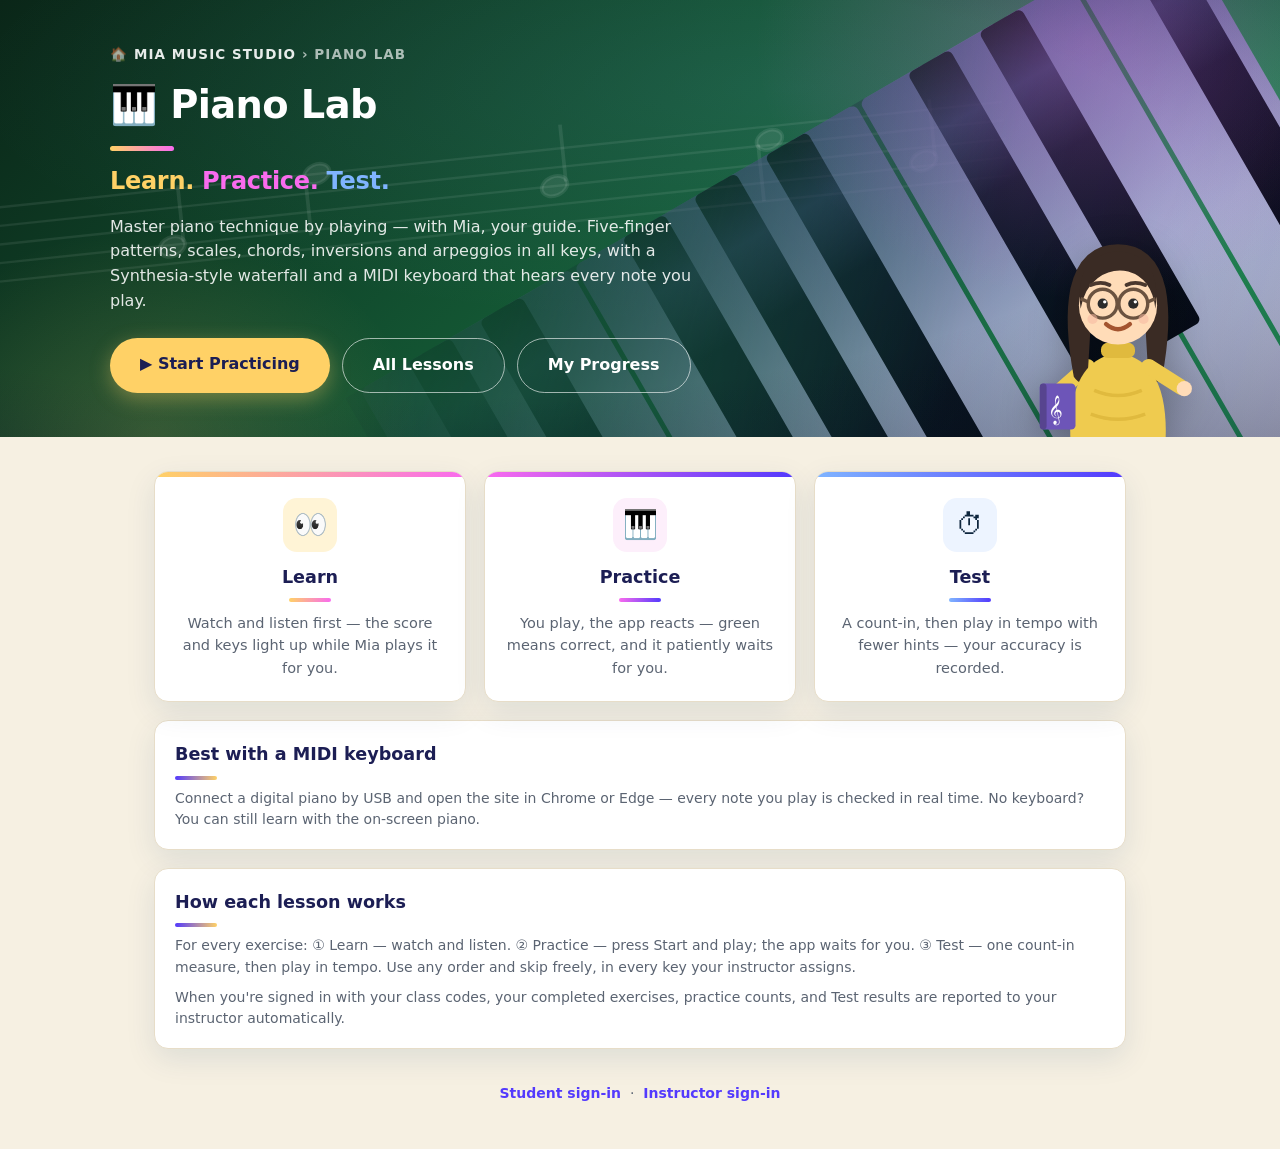
<file: index.html>
<!DOCTYPE html>
<html lang="en">
<head>
<meta charset="UTF-8">
<meta name="viewport" content="width=device-width, initial-scale=1.0">
<title>Piano Lab</title>
<script>
/* old links & LMS routes point at index.html?lesson=… — forward them to the app */
if(/[?&]lesson=/.test(location.search)) location.replace("app.html"+location.search);
</script>
<style>
:root{
  --primary:#533afd; --brand-dark:#1c1e54; --ink:#0d253d; --muted:#5b6472;
  --bg:#f6f0e2; --card:#fff; --hairline:#e7ddc8;
  --gold:#ffd166; --pink:#f96bee;
  --shadow-2:0 10px 30px rgba(0,55,112,.10);
}
*{box-sizing:border-box;margin:0;padding:0}
body{font-family:Inter,"Segoe UI",system-ui,sans-serif;background:var(--bg);color:var(--ink);line-height:1.55}
a{text-decoration:none;color:inherit}

.hero{color:#fff;text-align:left;position:relative;overflow:hidden;
  display:flex;flex-direction:column;justify-content:center;min-height:36vh;padding:44px 16px;
  /* Piano Lab identity: GREEN hero (matches the hub card color) */
  background:linear-gradient(135deg,#0a2618 0%,#155e38 55%,#27ae60 100%)}
.hero::before{content:"";position:absolute;inset:0;z-index:0;pointer-events:none;
  background:url("data:image/svg+xml;utf8,<svg xmlns='http://www.w3.org/2000/svg' width='900' height='260' viewBox='0 0 900 260' preserveAspectRatio='xMaxYMid slice'><defs><radialGradient id='glow' cx='0.68' cy='0.2' r='0.55'><stop offset='0' stop-color='%237fb4ff' stop-opacity='0.10'/><stop offset='1' stop-color='%237fb4ff' stop-opacity='0'/></radialGradient><radialGradient id='vig' cx='0.42' cy='0.4' r='0.85'><stop offset='0.6' stop-color='%23070926' stop-opacity='0'/><stop offset='1' stop-color='%23070926' stop-opacity='0.38'/></radialGradient><linearGradient id='wk' x1='0' y1='0' x2='0' y2='1'><stop offset='0' stop-color='%23767cbe'/><stop offset='0.45' stop-color='%23c3c8ef'/><stop offset='1' stop-color='%23f0f2ff'/></linearGradient><linearGradient id='bk' x1='0' y1='0' x2='0' y2='1'><stop offset='0' stop-color='%2305060f'/><stop offset='0.18' stop-color='%23343a68'/><stop offset='0.4' stop-color='%230b0d24'/><stop offset='1' stop-color='%2305060f'/></linearGradient><linearGradient id='amb' x1='0' y1='0' x2='1' y2='1'><stop offset='0' stop-color='%230a0c2e' stop-opacity='0.6'/><stop offset='0.55' stop-color='%230a0c2e' stop-opacity='0.15'/><stop offset='1' stop-color='%230a0c2e' stop-opacity='0'/></linearGradient><linearGradient id='fadeG' x1='0' y1='0' x2='1' y2='0.6'><stop offset='0' stop-color='%23000000' stop-opacity='0'/><stop offset='0.35' stop-color='%23ffffff' stop-opacity='0.3'/><stop offset='0.7' stop-color='%23ffffff' stop-opacity='0.9'/><stop offset='1' stop-color='%23ffffff'/></linearGradient><mask id='fade'><rect x='330' y='-80' width='700' height='420' fill='url(%23fadeG)'/></mask></defs><rect width='900' height='260' fill='url(%23glow)'/><g stroke='%23ffffff' stroke-opacity='0.08' stroke-width='1.4' transform='rotate(-6 400 130)'><line x1='20' y1='96' x2='740' y2='96'/><line x1='20' y1='107' x2='740' y2='107'/><line x1='20' y1='118' x2='740' y2='118'/><line x1='20' y1='129' x2='740' y2='129'/><line x1='20' y1='140' x2='740' y2='140'/></g><g fill='%23ffffff' fill-opacity='0.09' stroke='%23ffffff' stroke-opacity='0.09' stroke-width='2.2' transform='rotate(-6 400 130)'><ellipse cx='130' cy='108' rx='8' ry='5.6' transform='rotate(-18 130 108)'/><line x1='137' y1='106' x2='137' y2='72'/><ellipse cx='240' cy='130' rx='8' ry='5.6' transform='rotate(-18 240 130)'/><line x1='247' y1='128' x2='247' y2='94'/><ellipse cx='330' cy='96' rx='8' ry='5.6' transform='rotate(-18 330 96)'/><line x1='323' y1='98' x2='323' y2='132'/><ellipse cx='470' cy='118' rx='8' ry='5.6' transform='rotate(-18 470 118)'/><line x1='477' y1='116' x2='477' y2='82'/><ellipse cx='600' cy='104' rx='8' ry='5.6' transform='rotate(-18 600 104)'/><line x1='593' y1='106' x2='593' y2='140'/><ellipse cx='690' cy='126' rx='8' ry='5.6' transform='rotate(-18 690 126)'/><line x1='697' y1='124' x2='697' y2='90'/></g><g transform='rotate(-30 900 320)' mask='url(%23fade)'><rect x='470' y='-30' width='46' height='360' rx='4' fill='url(%23wk)'/><rect x='519' y='-30' width='46' height='360' rx='4' fill='url(%23wk)'/><rect x='568' y='-30' width='46' height='360' rx='4' fill='url(%23wk)'/><rect x='617' y='-30' width='46' height='360' rx='4' fill='url(%23wk)'/><rect x='666' y='-30' width='46' height='360' rx='4' fill='url(%23wk)'/><rect x='715' y='-30' width='46' height='360' rx='4' fill='url(%23wk)'/><rect x='764' y='-30' width='46' height='360' rx='4' fill='url(%23wk)'/><rect x='813' y='-30' width='46' height='360' rx='4' fill='url(%23wk)'/><rect x='862' y='-30' width='46' height='360' rx='4' fill='url(%23wk)'/><rect x='911' y='-30' width='46' height='360' rx='4' fill='url(%23wk)'/><rect x='960' y='-30' width='46' height='360' rx='4' fill='url(%23wk)'/><rect x='1009' y='-30' width='46' height='360' rx='4' fill='url(%23wk)'/><rect x='503' y='-30' width='29' height='215' rx='3.5' fill='url(%23bk)'/><rect x='552' y='-30' width='29' height='215' rx='3.5' fill='url(%23bk)'/><rect x='650' y='-30' width='29' height='215' rx='3.5' fill='url(%23bk)'/><rect x='699' y='-30' width='29' height='215' rx='3.5' fill='url(%23bk)'/><rect x='748' y='-30' width='29' height='215' rx='3.5' fill='url(%23bk)'/><rect x='846' y='-30' width='29' height='215' rx='3.5' fill='url(%23bk)'/><rect x='895' y='-30' width='29' height='215' rx='3.5' fill='url(%23bk)'/><rect x='993' y='-30' width='29' height='215' rx='3.5' fill='url(%23bk)'/><rect x='1042' y='-30' width='29' height='215' rx='3.5' fill='url(%23bk)'/><rect x='460' y='-30' width='640' height='380' fill='url(%23amb)'/></g><rect width='900' height='260' fill='url(%23vig)'/></svg>") right center/cover no-repeat}
.hero::after{content:"";position:absolute;inset:0;pointer-events:none;background:
  radial-gradient(40% 90% at 85% 10%,rgba(249,107,238,.25),transparent 65%),
  radial-gradient(35% 80% at 12% 100%,rgba(255,209,102,.16),transparent 60%)}
.hero .inner{max-width:860px;margin:0 auto;width:100%;position:relative;z-index:1}
.hero .eyebrow{font-size:13.5px;font-weight:700;letter-spacing:.08em;text-transform:uppercase;
  color:rgba(255,255,255,.65);margin-bottom:10px}
.hero h1{font-size:2rem;font-weight:800;letter-spacing:-.6px;margin-bottom:12px}
.hero h1::after{content:"";display:block;width:64px;height:5px;border-radius:3px;
  background:linear-gradient(90deg,var(--gold),var(--pink));margin:12px 0 0}
.hero p{max-width:600px;margin:0 0 24px;color:rgba(255,255,255,.88)}
.hero .btns{display:flex;gap:12px;justify-content:flex-start;flex-wrap:wrap}
.hero .btns a{display:inline-block;background:var(--gold);color:var(--brand-dark);font-weight:800;
  padding:14px 30px;border-radius:9999px;box-shadow:0 6px 20px rgba(255,209,102,.35);
  transition:transform .12s,box-shadow .2s}
.hero .btns a:hover{background:#ffc247;transform:translateY(-2px);box-shadow:0 10px 26px rgba(255,209,102,.45)}
.hero .btns a.ghost{background:transparent;color:#fff;border:1.5px solid rgba(255,255,255,.6);box-shadow:none}

main{max-width:860px;margin:0 auto;padding:16px 16px 40px}
.how{display:grid;grid-template-columns:repeat(auto-fit,minmax(200px,1fr));gap:14px;margin-top:18px}
.card{background:var(--card);border:1px solid var(--hairline);border-radius:14px;box-shadow:var(--shadow-2);
  padding:20px 20px 18px;text-align:center}
.card h2{font-size:1.1rem;font-weight:800;color:var(--brand-dark)}
.card h2::after{content:"";display:block;width:42px;height:4px;border-radius:2px;
  background:linear-gradient(90deg,var(--primary),var(--gold));margin:7px auto 0}
.card p{margin-top:10px;color:var(--muted);font-size:14px}
.wide{margin-top:16px;text-align:left}
.wide h2::after{margin-left:0}
.wide p{margin-top:8px}
footer{text-align:center;padding:4px 16px 28px;color:var(--muted);font-size:14px}
footer a{color:var(--primary);font-weight:600}
@media(max-width:560px){ .hero h1{font-size:1.55rem} .hero{min-height:0} }

/* language selector — rides small at the end of the hero button row (moved
   there by the inline script below; same pill look as the lab pages) */
.lang-sel{font:600 13px/1.2 Inter,"Noto Sans KR","Malgun Gothic",sans-serif;color:#fff;
  background:rgba(255,255,255,.13);border:1px solid rgba(255,255,255,.35);
  border-radius:9999px;padding:6px 12px;cursor:pointer}
.lang-sel option{color:var(--ink)}
.hero .btns .lang-sel{font-size:12.5px;padding:7px 12px;margin-left:2px}

/* landing polish — shared front-door system across the three labs.
   Geometry = the HUB hero exactly (only the color changes between pages) */
.hero{min-height:max(36vh,430px);padding:44px 24px}
.hero .inner{max-width:1060px}
.hero h1{font-size:2.4rem}
.hero .tagline{font-size:1.5rem;font-weight:800;letter-spacing:-.3px;margin:10px 0 14px;color:#fff}
.hero .tagline .w1{color:var(--gold)}
.hero .tagline .w2{color:var(--pink)}
.hero .tagline .w3{color:#7fb4ff}
.mia-hero{position:absolute;right:6%;bottom:-12px;width:170px;z-index:1;
  filter:drop-shadow(0 8px 18px rgba(0,0,0,.30))}
@media(max-width:900px){.mia-hero{display:none}}
main{max-width:1020px;padding:34px 24px 8px}
.how{gap:18px;margin-top:0}
.how .card{position:relative;overflow:hidden;padding:26px 20px 22px;transition:transform .14s,box-shadow .2s}
.how .card::before{content:"";position:absolute;top:0;left:0;right:0;height:5px}
.how .card:nth-child(1)::before{background:linear-gradient(90deg,var(--gold),var(--pink))}
.how .card:nth-child(2)::before{background:linear-gradient(90deg,var(--pink),var(--primary))}
.how .card:nth-child(3)::before{background:linear-gradient(90deg,#7fb4ff,var(--primary))}
.how .card:hover{transform:translateY(-4px);box-shadow:0 18px 44px rgba(0,55,112,.16)}
.how .ico{width:54px;height:54px;border-radius:14px;margin:0 auto 12px;
  display:flex;align-items:center;justify-content:center;font-size:28px}
.how .card:nth-child(1) .ico{background:#fff4d6}
.how .card:nth-child(2) .ico{background:#fdeffb}
.how .card:nth-child(3) .ico{background:#edf4ff}
.how .card:nth-child(1) h2::after{background:linear-gradient(90deg,var(--gold),var(--pink))}
.how .card:nth-child(2) h2::after{background:linear-gradient(90deg,var(--pink),var(--primary))}
.how .card:nth-child(3) h2::after{background:linear-gradient(90deg,#7fb4ff,var(--primary))}
.how .card p{font-size:14.5px}
.wide{margin-top:18px}
footer{padding:26px 16px 44px}
/* phones: scale the desktop hero back down (keep LAST in the cascade) */
@media(max-width:640px){
  .hero{min-height:0;padding:48px 20px 56px}
  .hero h1{font-size:1.8rem}
  .hero .tagline{font-size:1.15rem}
  .hero .btns a{padding:12px 22px}
  main{padding-top:26px}
}
</style>
<link rel="icon" type="image/svg+xml" href="favicon.svg">
</head>
<body>
<div class="hero pl-header">
  <div class="inner">
    <div class="eyebrow">🏠 <a href="https://miamusicstudio.com/" style="color:rgba(255,255,255,.9);text-decoration:none" title="Mia Music Studio home">Mia Music Studio</a> › Piano Lab</div>
    <h1>🎹 Piano Lab</h1>
    <p class="tagline" data-i18n-html="landing.tagline"><span class="w1">Learn.</span> <span class="w2">Practice.</span> <span class="w3">Test.</span></p>
    <p data-i18n="landing.lead">Master piano technique by playing — with Mia, your guide. Five-finger patterns, scales, chords, inversions and arpeggios in all keys, with a Synthesia-style waterfall and a MIDI keyboard that hears every note you play.</p>
    <div class="btns">
      <a href="app.html" data-i18n="landing.start">▶ Start Practicing</a>
      <a class="ghost" href="lessons.html" data-i18n="toc.title">All Lessons</a>
      <a class="ghost" href="student.html" data-i18n="prog.myProgress">My Progress</a>
    </div>
  </div>
  <svg class="mia-hero" viewBox="10 8 100 126" aria-hidden="true"><g>
    <g><line x1="42" y1="86" x2="26" y2="100" stroke="#EFCB4F" stroke-width="9" stroke-linecap="round"/></g>
    <path d="M34 92 Q28 60 32 40 Q38 14 60 14 Q82 14 88 40 Q92 60 86 92 Q82 98 78 94 L76 60 Q74 42 60 42 Q46 42 44 60 L42 94 Q38 98 34 92 Z" fill="#3A2B24"/>
    <path d="M32 130 Q30 82 60 78 Q90 82 88 130 Z" fill="#EFCB4F"/>
    <rect x="50" y="72" width="20" height="9" rx="4" fill="#e0ba3e"/>
    <path d="M46 100 Q60 106 74 100 M44 114 Q60 120 76 114" fill="none" stroke="#e0ba3e" stroke-width="2"/>
    <g><rect x="14" y="96" width="21" height="27" rx="2.5" fill="#6D55B8"/><rect x="14" y="96" width="4" height="27" rx="2" fill="#57448f"/><text x="19" y="116" font-size="15" fill="#fff" font-family="serif">&#119070;</text></g>
    <circle cx="60" cy="50" r="23" fill="#FFDCB8"/>
    <path d="M38 52 Q34 20 60 18 Q86 20 82 52 Q80 34 66 30 Q56 28 48 34 Q40 40 38 52 Z" fill="#3A2B24"/>
    <path d="M44 38 Q50 35.5 55 38" fill="none" stroke="#4a382e" stroke-width="2.2" stroke-linecap="round"/>
    <path d="M65 38 Q70 35.5 76 38" fill="none" stroke="#4a382e" stroke-width="2.2" stroke-linecap="round"/>
    <circle cx="51" cy="49" r="3" fill="#2B2B2B"/><circle cx="69" cy="49" r="3" fill="#2B2B2B"/>
    <circle cx="52.2" cy="47.9" r="1" fill="#fff"/><circle cx="70.2" cy="47.9" r="1" fill="#fff"/>
    <circle cx="51" cy="49" r="8.5" fill="none" stroke="#6b5340" stroke-width="2"/>
    <circle cx="69" cy="49" r="8.5" fill="none" stroke="#6b5340" stroke-width="2"/>
    <line x1="59.5" y1="49" x2="60.5" y2="49" stroke="#6b5340" stroke-width="2"/>
    <line x1="42.5" y1="48" x2="38" y2="46" stroke="#6b5340" stroke-width="2"/>
    <line x1="77.5" y1="48" x2="82" y2="46" stroke="#6b5340" stroke-width="2"/>
    <circle cx="45" cy="58" r="3" fill="#f6b8a0" opacity=".55"/><circle cx="75" cy="58" r="3" fill="#f6b8a0" opacity=".55"/>
    <path d="M53 61 Q60 67 67 61" fill="none" stroke="#a3542f" stroke-width="2.6" stroke-linecap="round"/>
    <g><line x1="78" y1="86" x2="97" y2="98" stroke="#EFCB4F" stroke-width="9" stroke-linecap="round"/><circle cx="99" cy="99" r="4.5" fill="#FFDCB8"/></g>
  </g></svg>
</div>
<main>
  <div class="how">
    <div class="card"><div class="ico">👀</div><h2 data-i18n="landing.card.learn.t">Learn</h2><p data-i18n="landing.card.learn.b">Watch and listen first — the score and keys light up while Mia plays it for you.</p></div>
    <div class="card"><div class="ico">🎹</div><h2 data-i18n="landing.card.practice.t">Practice</h2><p data-i18n="landing.card.practice.b">You play, the app reacts — green means correct, and it patiently waits for you.</p></div>
    <div class="card"><div class="ico">⏱</div><h2 data-i18n="landing.card.test.t">Test</h2><p data-i18n="landing.card.test.b">A count-in, then play in tempo with fewer hints — your accuracy is recorded.</p></div>
  </div>
  <div class="card wide">
    <h2 data-i18n="landing.midi.t">Best with a MIDI keyboard</h2>
    <p data-i18n="landing.midi.b">Connect a digital piano by USB and open the site in Chrome or Edge — every note you play is checked in real time. No keyboard? You can still learn with the on-screen piano.</p>
  </div>
  <div class="card wide">
    <h2 data-i18n="landing.how.t">How each lesson works</h2>
    <p data-i18n="landing.how.b">For every exercise: ① Learn — watch and listen. ② Practice — press Start and play; the app waits for you. ③ Test — one count-in measure, then play in tempo. Use any order and skip freely, in every key your instructor assigns.</p>
    <p style="margin-top:8px" data-i18n="landing.how.note">When you're signed in with your class codes, your completed exercises, practice counts, and Test results are reported to your instructor automatically.</p>
  </div>
</main>
<footer>
  <a href="student.html" data-i18n="footer.student">Student sign-in</a> &nbsp;·&nbsp;
  <a href="teacher.html" data-i18n="footer.teacher">Instructor sign-in</a>
</footer>
<script src="locales/en.js?v=072"></script>
<script src="locales/es.js?v=072"></script>
<script src="js/i18n.js?v=072"></script>
<script>
document.documentElement.lang=PLI18N.lang();
PLI18N.apply();
/* mount the language selector, then tuck it into the hero button row */
PLI18N.mountSwitcher();
(function(){
  var s=document.getElementById("langSel"), b=document.querySelector(".hero .btns");
  if(s&&b) b.appendChild(s);
})();
</script>
</body>
</html>
</file>
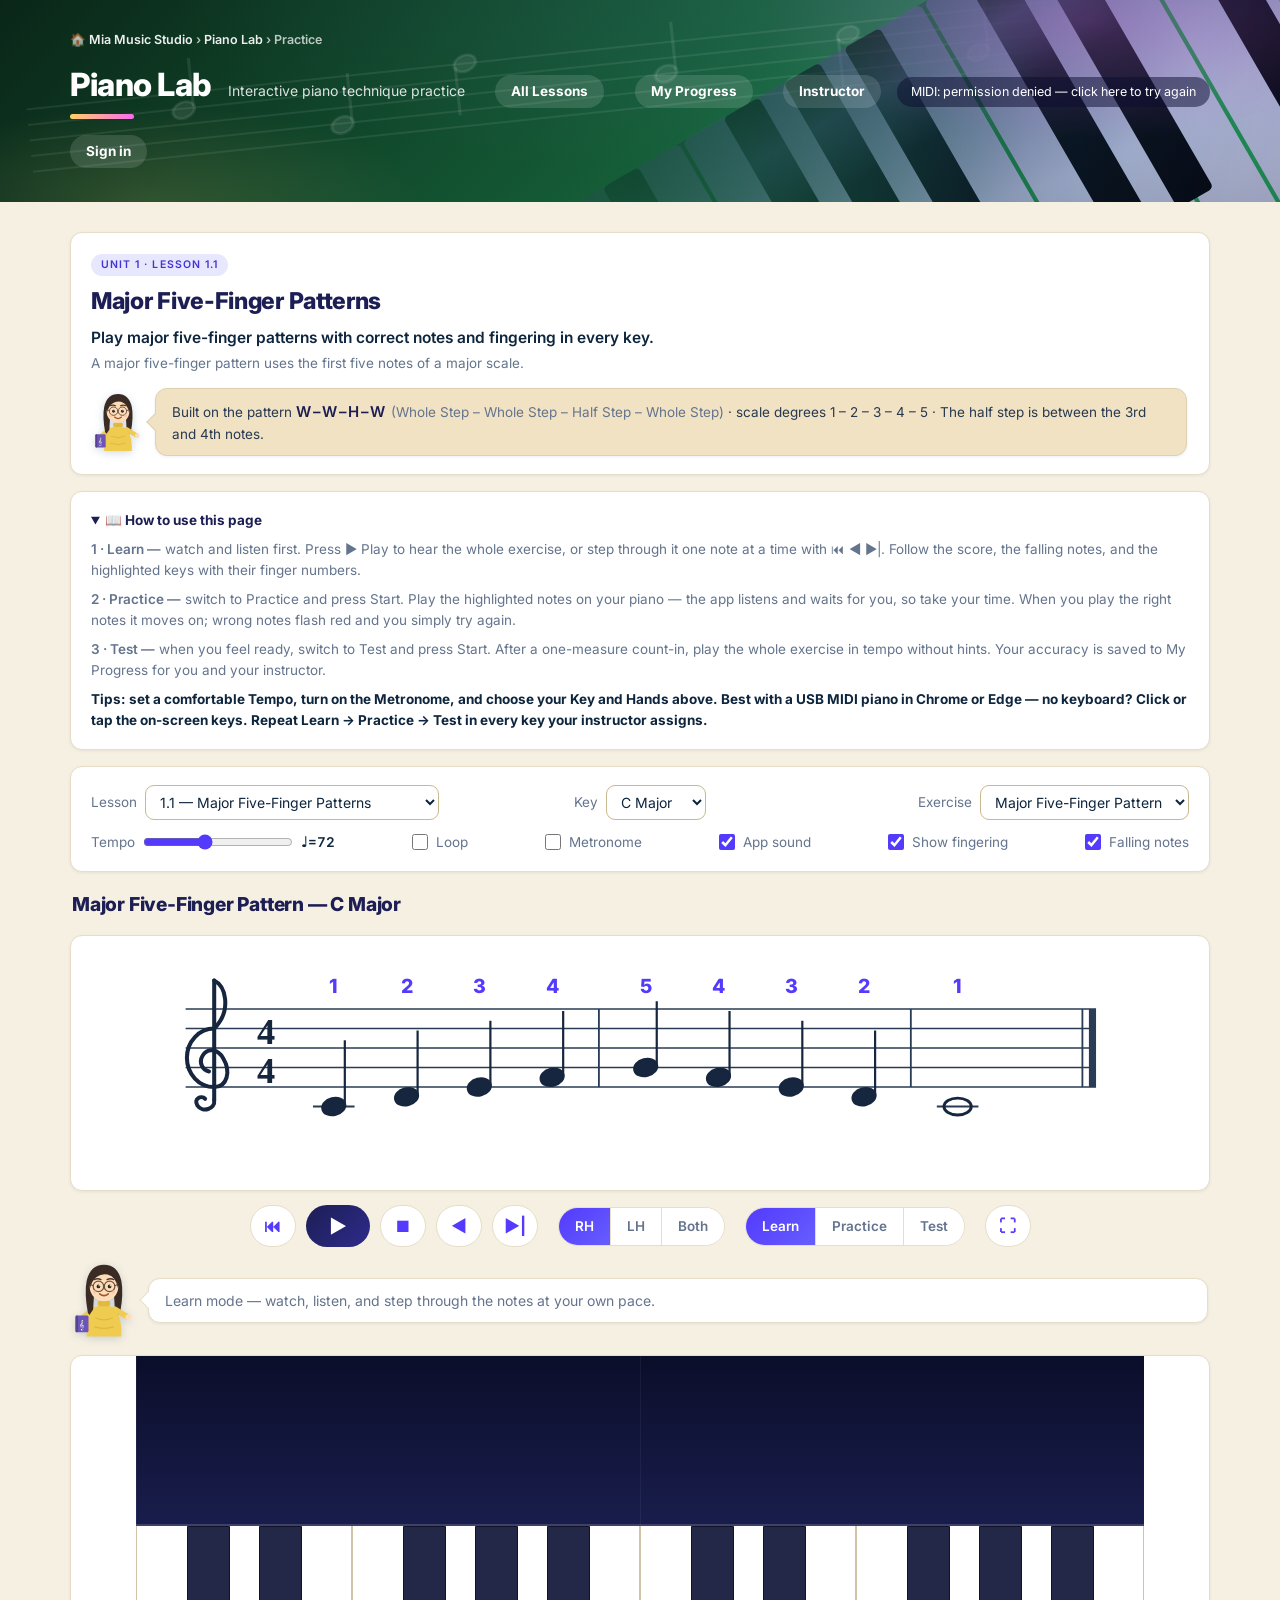
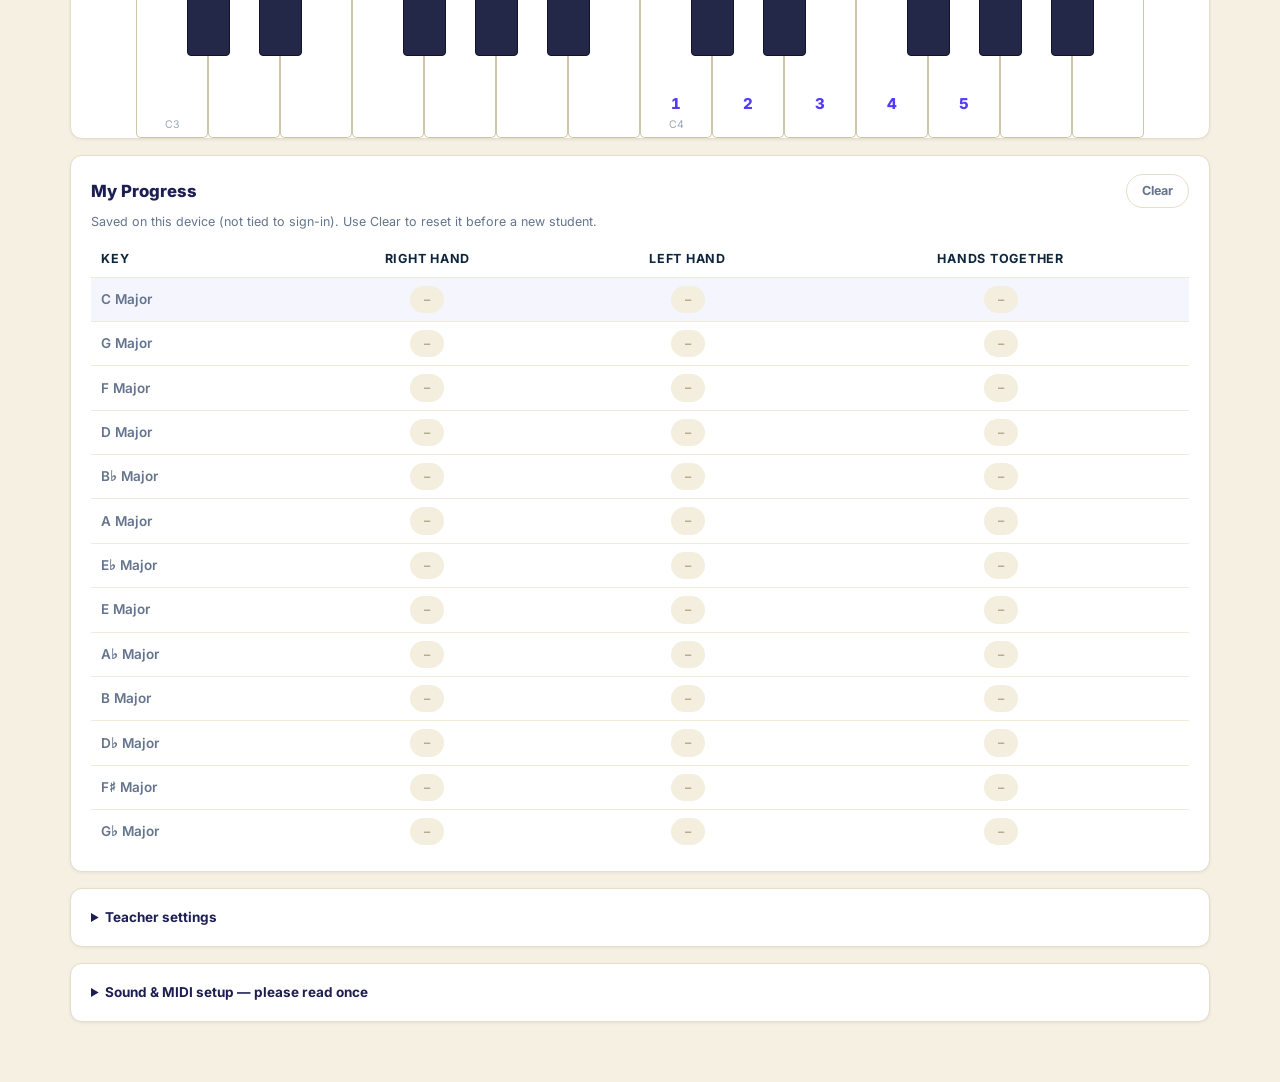
<file: app.html>
<!DOCTYPE html>
<html lang="en">
<head>
<meta charset="UTF-8">
<meta name="viewport" content="width=device-width, initial-scale=1.0">
<title>Piano Lab</title>
<link rel="stylesheet" href="css/style.css?v=077">
<link rel="icon" type="image/svg+xml" href="favicon.svg">
</head>
<body>
<svg width="0" height="0" style="position:absolute" aria-hidden="true"><defs><g id="miaShape">
  <g class="armL"><line x1="42" y1="86" x2="26" y2="100" stroke="#EFCB4F" stroke-width="9" stroke-linecap="round"/></g>
  <path d="M34 92 Q28 60 32 40 Q38 14 60 14 Q82 14 88 40 Q92 60 86 92 Q82 98 78 94 L76 60 Q74 42 60 42 Q46 42 44 60 L42 94 Q38 98 34 92 Z" fill="#3A2B24"/>
  <path d="M32 130 Q30 82 60 78 Q90 82 88 130 Z" fill="#EFCB4F"/>
  <rect x="50" y="72" width="20" height="9" rx="4" fill="#e0ba3e"/>
  <path d="M46 100 Q60 106 74 100 M44 114 Q60 120 76 114" fill="none" stroke="#e0ba3e" stroke-width="2"/>
  <g><rect x="14" y="96" width="21" height="27" rx="2.5" fill="#6D55B8"/><rect x="14" y="96" width="4" height="27" rx="2" fill="#57448f"/><text x="19" y="116" font-size="15" fill="#fff" font-family="serif">&#119070;</text></g>
  <circle cx="60" cy="50" r="23" fill="#FFDCB8"/>
  <path d="M38 52 Q34 20 60 18 Q86 20 82 52 Q80 34 66 30 Q56 28 48 34 Q40 40 38 52 Z" fill="#3A2B24"/>
  <path class="browL" d="M44 38 Q50 35.5 55 38" fill="none" stroke="#4a382e" stroke-width="2.2" stroke-linecap="round"/>
  <path class="browR" d="M65 38 Q70 35.5 76 38" fill="none" stroke="#4a382e" stroke-width="2.2" stroke-linecap="round"/>
  <circle cx="51" cy="49" r="3" fill="#2B2B2B"/><circle cx="69" cy="49" r="3" fill="#2B2B2B"/>
  <circle cx="52.2" cy="47.9" r="1" fill="#fff"/><circle cx="70.2" cy="47.9" r="1" fill="#fff"/>
  <circle cx="51" cy="49" r="8.5" fill="none" stroke="#6b5340" stroke-width="2"/>
  <circle cx="69" cy="49" r="8.5" fill="none" stroke="#6b5340" stroke-width="2"/>
  <line x1="59.5" y1="49" x2="60.5" y2="49" stroke="#6b5340" stroke-width="2"/>
  <line x1="42.5" y1="48" x2="38" y2="46" stroke="#6b5340" stroke-width="2"/>
  <line x1="77.5" y1="48" x2="82" y2="46" stroke="#6b5340" stroke-width="2"/>
  <circle cx="45" cy="58" r="3" fill="#f6b8a0" opacity=".55"/><circle cx="75" cy="58" r="3" fill="#f6b8a0" opacity=".55"/>
  <path class="mouth-smile" d="M53 61 Q60 67 67 61" fill="none" stroke="#a3542f" stroke-width="2.6" stroke-linecap="round"/>
  <g class="armR"><line x1="78" y1="86" x2="97" y2="98" stroke="#EFCB4F" stroke-width="9" stroke-linecap="round"/><circle cx="99" cy="99" r="4.5" fill="#FFDCB8"/></g>
</g></defs></svg>
<header class="pl-header">
  <div class="inner">
    <nav class="crumbs">🏠 <a href="https://miamusicstudio.com/">Mia Music Studio</a> › <a href="index.html">Piano Lab</a> › <span data-i18n="crumb.practice"></span></nav>
    <h1 id="appName"></h1>
    <span class="sub" data-i18n="app.subtitle"></span>
    <a class="hdr-link" href="lessons.html" data-i18n="toc.title"></a>
    <a class="hdr-link" href="student.html" data-i18n="prog.myProgress"></a>
    <a class="hdr-link" href="teacher.html" data-i18n="nav.instructor"></a>
    <span class="midi-chip" id="midiChip" data-i18n="midi.init"></span>
  </div>
</header>
<main class="pl-main">
  <section class="lesson-head card">
    <div class="crumb" id="lessonCrumb"></div>
    <h2 id="lessonTitle"></h2>
    <p class="goal" id="lessonGoal"></p>
    <p class="desc" id="lessonDesc"></p>
    <div class="mia-strip mia-strip-sm">
      <svg class="mia-avatar" viewBox="10 8 100 126" aria-hidden="true"><use href="#miaShape"/></svg>
      <div class="mia-bubble" id="formulaChip"></div>
    </div>
  </section>
  <details class="pl-setup card" open>
    <summary data-i18n="howto.title"></summary>
    <p><b data-i18n="howto.s1t"></b> <span data-i18n="howto.s1b"></span></p>
    <p><b data-i18n="howto.s2t"></b> <span data-i18n="howto.s2b"></span></p>
    <p><b data-i18n="howto.s3t"></b> <span data-i18n="howto.s3b"></span></p>
    <p class="local-note" data-i18n="howto.tips"></p>
  </details>
  <section class="pl-controls card">
    <div class="ctl-row ctl-row-3col">
      <label><span data-i18n="ui.lesson"></span><select id="selLesson"></select></label>
      <label class="mid"><span data-i18n="ui.key"></span><select id="selKey"></select></label>
      <label id="exWrap"><span data-i18n="ui.exercise"></span><select id="selEx"></select></label>
    </div>
    <div class="ctl-row">
      <label class="tempo"><span data-i18n="ui.tempo"></span>
        <input type="range" id="tempo" min="40" max="144" step="4" value="72">
        <b>♩=<span id="tempoVal">72</span></b></label>
      <label class="chk"><input type="checkbox" id="chkLoop"><span data-i18n="ui.loop"></span></label>
      <label class="chk"><input type="checkbox" id="chkMet"><span data-i18n="ui.metronome"></span></label>
      <label class="chk" id="subdivWrap" style="display:none"><input type="checkbox" id="chkSubdiv"><span data-i18n="ui.subdiv"></span></label>
      <label class="chk"><input type="checkbox" id="chkSound" checked><span data-i18n="ui.sound"></span></label>
      <label class="chk"><input type="checkbox" id="chkFing" checked><span data-i18n="ui.fingering"></span></label>
      <label class="chk"><input type="checkbox" id="chkFall" checked><span data-i18n="ui.fall"></span></label>
      <label class="chk" id="guideWrap"><input type="checkbox" id="chkGuide"><span data-i18n="ui.guide"></span></label>
      <label class="tempo" id="tolWrap"><span data-i18n="ui.tolerance"></span>
        <input type="range" id="tol" min="80" max="400" step="20" value="180">
        <b><span id="tolVal">180</span> ms</b></label>
    </div>
  </section>

  <h2 id="exTitle" class="ex-title"></h2>
  <section id="score" class="score-wrap card" aria-label="Musical score"></section>
  <div class="play-strip">
    <div class="transport">
      <button id="btnRestart" data-i18n-title="ui.restart">⏮</button>
      <button id="btnPlay" class="big" data-i18n-title="ui.play">▶</button>
      <button id="btnStop" data-i18n-title="ui.stop">⏹</button>
      <button id="btnPrev" data-i18n-title="ui.prev">◀</button>
      <button id="btnNext" data-i18n-title="ui.next">▶|</button>
      <button id="btnStart" class="big start" data-i18n="ui.start"></button>
    </div>
    <div class="seg" id="segHand" role="group" aria-label="Hands"></div>
    <div class="seg" id="segMode" role="group" aria-label="Mode"></div>
    <button id="btnFillCog" class="util-btn fill-only" data-i18n-title="ui.settings">⚙</button>
    <button id="btnFull" class="util-btn" data-i18n-title="ui.fullscreen">⛶</button>
  </div>
  <div class="mia-strip">
    <svg class="mia-avatar" viewBox="10 8 100 126" aria-hidden="true"><use href="#miaShape"/></svg>
    <div class="mia-bubble" id="fbText" aria-live="polite"></div>
  </div>
  <section id="kbd" class="kbd-wrap" aria-label="Piano keyboard"></section>

  <section class="card prog-card">
    <div class="prog-head">
      <h3 data-i18n="prog.title"></h3>
      <button type="button" id="btnClearProg" class="prog-clear" data-i18n="prog.clear"></button>
    </div>
    <p class="prog-note" data-i18n="prog.deviceNote"></p>
    <div id="progList"></div>
  </section>

  <details class="pl-setup card" id="teacherPanel">
    <summary data-i18n="teacher.title"></summary>
    <p data-i18n="teacher.keys"></p>
    <div id="teacherKeys" class="tkeys"></div>
    <p style="margin-top:14px"><label class="chk"><input type="checkbox" id="chkFingEdit"><span data-i18n="ui.fingerEdit"></span></label></p>
  </details>

  <details class="pl-setup card">
    <summary data-i18n="setup.title"></summary>
    <p class="local-note" data-i18n="setup.local"></p>
    <p data-i18n="setup.p1"></p>
    <p data-i18n="setup.p2"></p>
    <p data-i18n="setup.p3"></p>
    <p data-i18n="setup.p4"></p>
  </details>
</main>
<script src="js/config.js?v=077"></script>
<script src="locales/en.js?v=077"></script>
<script src="locales/es.js?v=077"></script>
<script src="js/i18n.js?v=077"></script>
<script src="js/pitch.js?v=077"></script>
<script src="js/exercises.js?v=077"></script>
<script src="js/lessons.js?v=077"></script>
<script src="js/curriculum.js?v=077"></script>
<script src="js/lms.js?v=077"></script>
<script src="js/notation.js?v=077"></script>
<script src="js/piano.js?v=077"></script>
<script src="js/fall.js?v=077"></script>
<script src="js/audio.js?v=077"></script>
<script src="js/midi.js?v=077"></script>
<script src="js/player.js?v=077"></script>
<script src="js/practice.js?v=077"></script>
<script src="js/progress.js?v=077"></script>
<script src="js/app.js?v=077"></script>
</body>
</html>
</file>
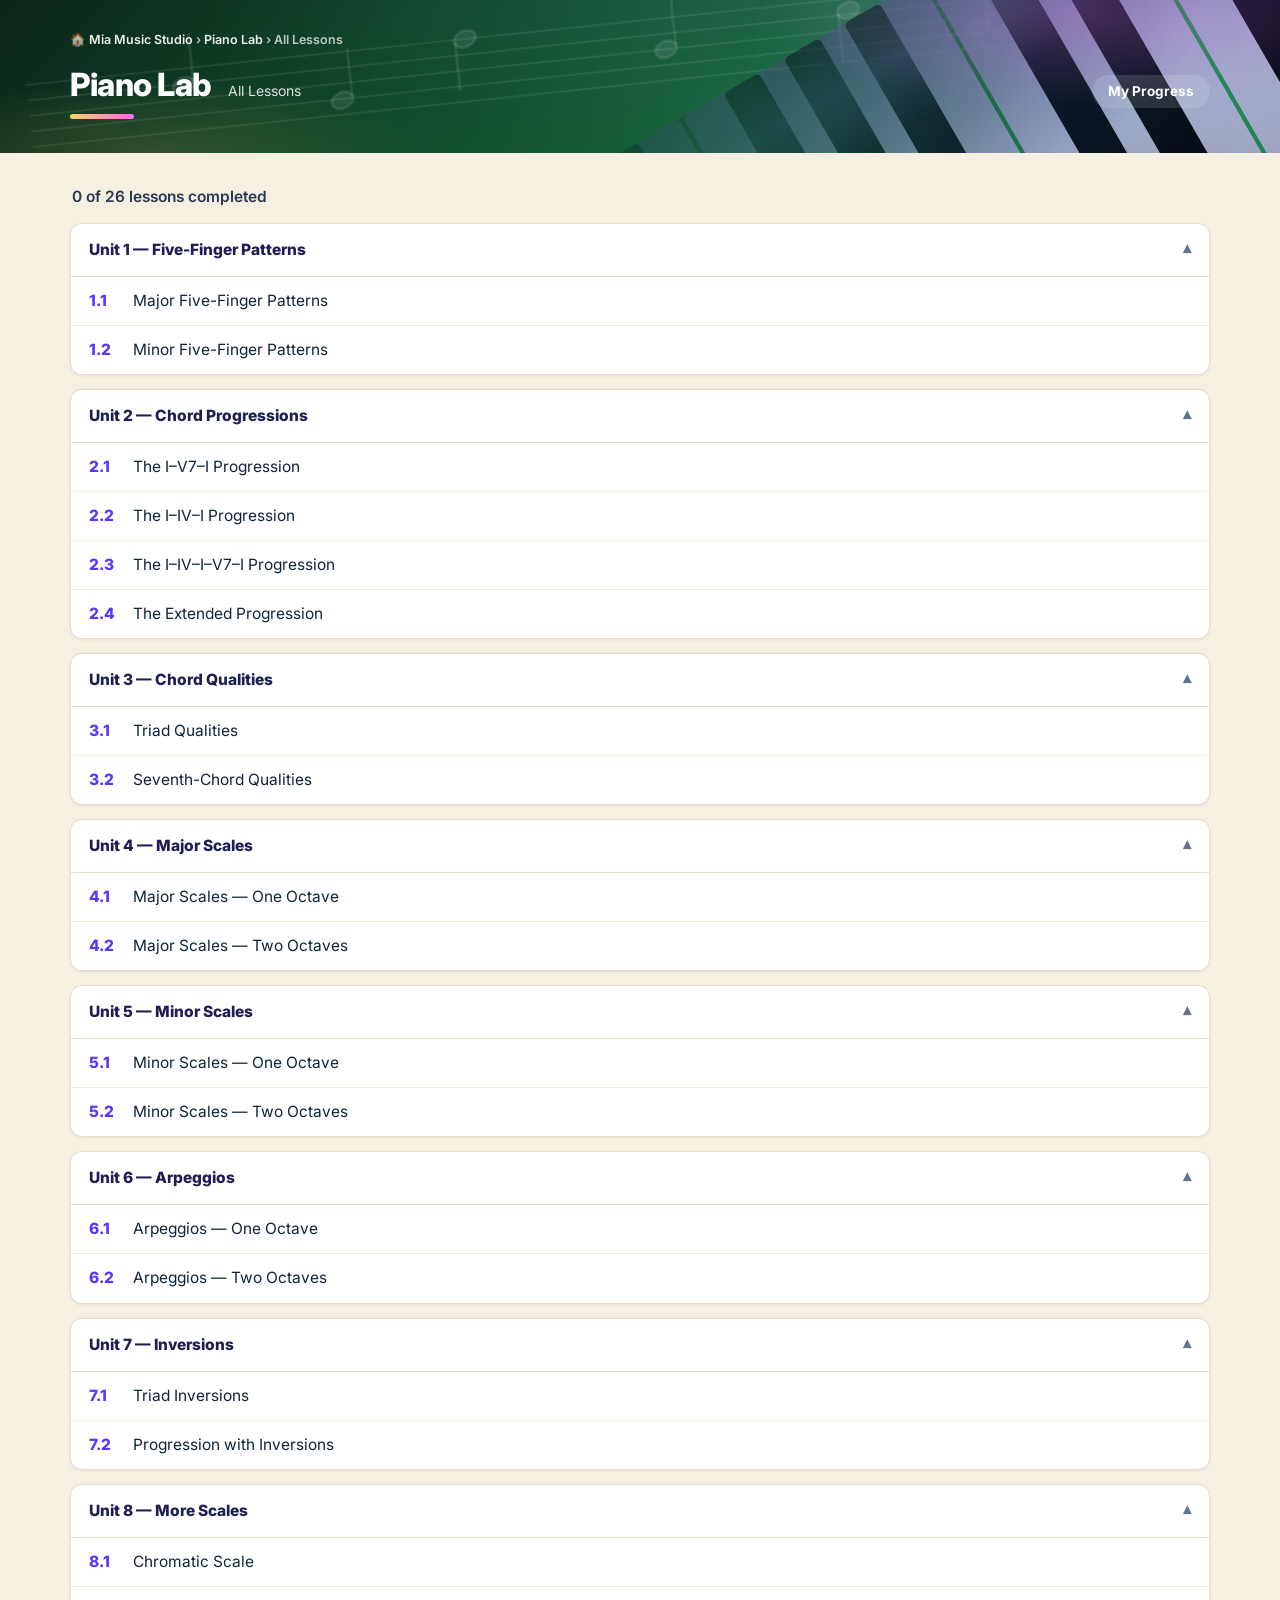
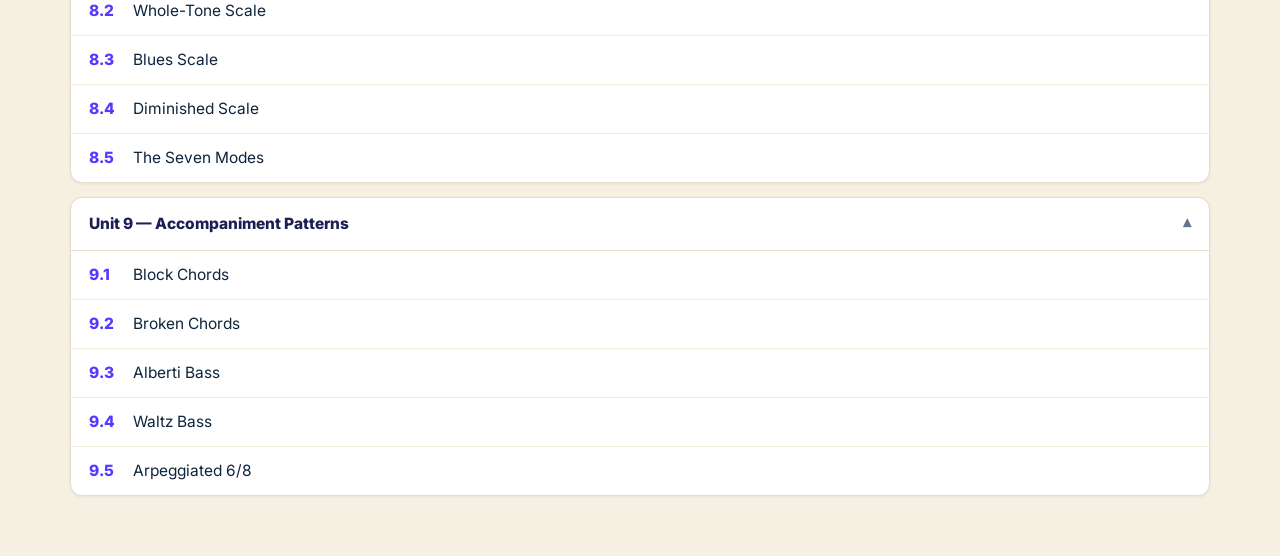
<file: lessons.html>
<!DOCTYPE html>
<html lang="en">
<head>
<meta charset="UTF-8">
<meta name="viewport" content="width=device-width, initial-scale=1.0">
<title>All Lessons · Piano Lab</title>
<link rel="stylesheet" href="css/style.css?v=072">
<link rel="icon" type="image/svg+xml" href="favicon.svg">
</head>
<body>
<header class="pl-header">
  <div class="inner">
    <nav class="crumbs">🏠 <a href="https://miamusicstudio.com/">Mia Music Studio</a> › <a href="index.html">Piano Lab</a> › <span data-i18n="toc.title"></span></nav>
    <h1 id="appName"></h1>
    <span class="sub" data-i18n="toc.title"></span>
    <a class="hdr-link" href="student.html" data-i18n="prog.myProgress"></a>
  </div>
</header>
<main class="pl-main">
  <p class="toc-progress" id="tocProg"></p>
  <div id="tocList"></div>
</main>
<script src="js/config.js?v=072"></script>
<script src="locales/en.js?v=072"></script>
<script src="locales/es.js?v=072"></script>
<script src="js/i18n.js?v=072"></script>
<script src="js/pitch.js?v=072"></script>
<script src="js/exercises.js?v=072"></script>
<script src="js/lessons.js?v=072"></script>
<script src="js/lms.js?v=072"></script>
<script src="js/progress.js?v=072"></script>
<script>
/* All Lessons index — Music Fundamentals style: unit groups, per-lesson
   progress badges (every key × hand combination counts), deep links into
   the practice screen. */
(function(){
  document.title=PLI18N.t("toc.title")+" · "+PL_CONFIG.APP_NAME;
  document.getElementById("appName").textContent=PL_CONFIG.APP_NAME;
  document.documentElement.lang=PLI18N.lang();
  PLI18N.apply();
  PLI18N.mountSwitcher();
  if(window.PLTrack) PLTrack.mountAuth(".pl-header .inner");   /* header identity + Sign out */
  function lessonStats(l){
    let done=0,total=0;
    l.exercises.forEach(ex=>{
      const keys=PLEx.keysFor(ex);
      total+=keys.length*3;
      keys.forEach(k=>["rh","lh","ht"].forEach(h=>{
        if(PLProgress.status(ex,k,h)==="completed") done++;
      }));
    });
    return {done,total};
  }
  const lessons=PLLessons.list();
  const completedLessons=lessons.filter(l=>{const s=lessonStats(l);return s.total&&s.done===s.total;}).length;
  document.getElementById("tocProg").textContent=
    t("toc.progress",{d:completedLessons,n:lessons.length});
  let html="";
  PLLessons.units().forEach(u=>{
    const ls=lessons.filter(l=>l.unit===u.unit);
    html+=`<div class="unit-group open">
      <div class="unit-head" onclick="this.parentElement.classList.toggle('open')">
        <span>${t("unit.label",{u:u.unit})} — ${t(u.nameKey)}</span><span>▾</span></div>
      <div class="unit-body">`+
      ls.map(l=>{
        const s=lessonStats(l);
        const badge=s.done===s.total?`<span class="toc-done">${t("toc.complete")}</span>`
          :s.done?`<span class="toc-part">${Math.round(100*s.done/s.total)}%</span>`:"";
        return `<a class="lesson-link" href="app.html?lesson=${l.id}">
          <span><span class="lnum">${l.label}</span>${t(l.titleKey)}</span>${badge}</a>`;
      }).join("")+`</div></div>`;
  });
  document.getElementById("tocList").innerHTML=html;
})();
</script>
</body>
</html>
</file>
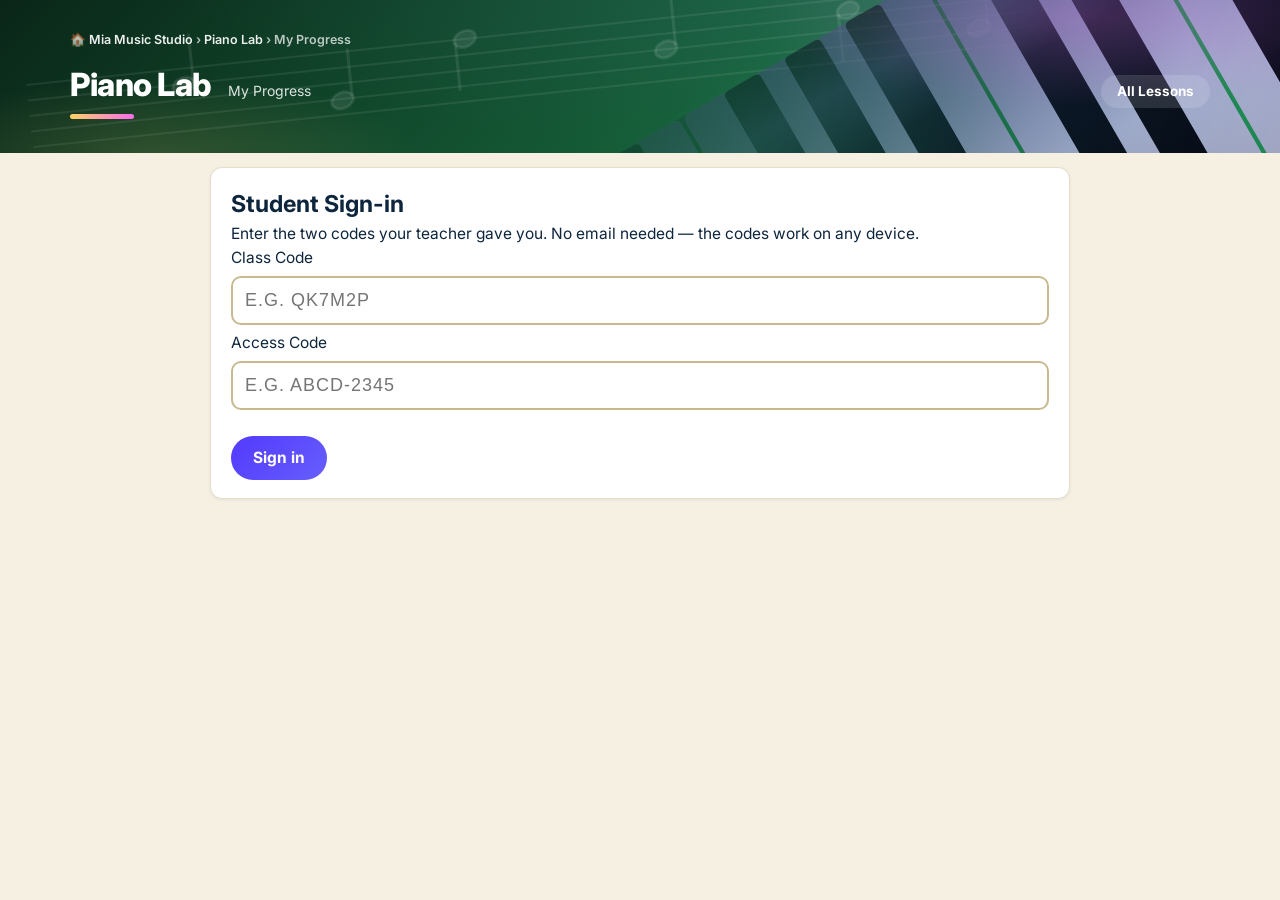
<file: student.html>
<!DOCTYPE html>
<html lang="en">
<head>
<meta charset="UTF-8">
<meta name="viewport" content="width=device-width, initial-scale=1.0">
<title>My Progress · Piano Lab</title>
<link rel="stylesheet" href="css/style.css?v=072">
<style>
.sd-wrap{max-width:900px;margin:0 auto;padding:0 20px 60px}
.sd-card{background:#fff;border:1px solid var(--hairline);border-radius:12px;box-shadow:var(--shadow);padding:18px 20px;margin:14px 0}
.sd-login input{font-size:18px;padding:12px;border:2px solid var(--hairline-input);border-radius:10px;width:100%;
  box-sizing:border-box;margin:6px 0;text-transform:uppercase;letter-spacing:1px}
.sd-login button,.sd-card button{min-height:44px;font:inherit;font-weight:700;cursor:pointer;border:none;
  border-radius:9999px;padding:10px 22px;background:linear-gradient(135deg,#533afd,#665efd);color:#fff}
.sd-card button.ghost{background:#fff;color:var(--primary);border:1px solid var(--hairline)}
.sd-bar{background:#eee5cd;border-radius:9999px;height:12px;overflow:hidden}
.sd-fill{background:linear-gradient(90deg,#533afd,#8b5cf6);height:100%;border-radius:9999px}
.sd-unit h3{margin:0 0 6px;font-size:15.5px;display:flex;justify-content:space-between;gap:8px;flex-wrap:wrap;cursor:pointer;color:var(--brand-dark)}
.sd-pages{display:none;margin-top:10px;border-top:1px dashed var(--hairline);padding-top:8px}
.sd-unit.open .sd-pages{display:block}
.sd-row{display:flex;align-items:center;gap:8px;padding:7px 2px;border-bottom:1px solid #f2ecd9;font-size:13.5px;flex-wrap:wrap}
.sd-row .st{width:20px;text-align:center;flex:none}
.sd-row .ttl{flex:1 1 200px;min-width:150px}
.sd-row .res{color:var(--muted);font-size:12.5px;flex:1 1 150px;font-feature-settings:"tnum"}
.sd-row a{flex:none;padding:6px 12px;border:1.5px solid var(--primary);border-radius:9999px;color:var(--primary);
  text-decoration:none;font-weight:700;font-size:12.5px}
.sd-done{color:var(--correct)}.sd-prog{color:var(--accent-dark)}.sd-not{color:#999}
.sd-err{color:#b91c1c;font-weight:700;min-height:20px}
</style>
<link rel="icon" type="image/svg+xml" href="favicon.svg">
</head>
<body>
<header class="pl-header"><div class="inner">
  <nav class="crumbs">🏠 <a href="https://miamusicstudio.com/">Mia Music Studio</a> › <a href="index.html">Piano Lab</a> › <span data-i18n="prog.myProgress"></span></nav>
  <h1 id="appName"></h1>
  <span class="sub" data-i18n="prog.myProgress"></span>
  <a class="hdr-link" href="lessons.html" data-i18n="toc.title"></a>
</div></header>
<main class="sd-wrap" id="app"><div class="sd-card" data-i18n="sd.loadingPage"></div></main>
<script src="js/config.js?v=072"></script>
<script src="locales/en.js?v=072"></script>
<script src="locales/es.js?v=072"></script>
<script src="js/i18n.js?v=072"></script>
<script src="js/lessons.js?v=072"></script>
<script src="js/curriculum.js?v=072"></script>
<script src="js/lms.js?v=072"></script>
<script>
(function(){
  document.title=t("prog.myProgress")+" · "+PL_CONFIG.APP_NAME;
  document.getElementById("appName").textContent=PL_CONFIG.APP_NAME;
  document.documentElement.lang=PLI18N.lang();
  PLI18N.apply();
  PLI18N.mountSwitcher();
  const app=document.getElementById("app");
  const fmt=d=>d?new Date(d).toLocaleDateString(PLI18N.lang(),{year:"numeric",month:"long",day:"numeric"}):"";
  const pct=(a,b)=>b?Math.round(100*a/b):0;

  if(!PLTrack.enabled){
    app.innerHTML=`<div class="sd-card"><h2>${t("sd.notSetup.t")}</h2>
      <p>${t("sd.notSetup.b")}</p></div>`; return;
  }
  if(!PLTrack.session()) return renderLogin();
  load();

  function renderLogin(msg){
    app.innerHTML=`<div class="sd-card sd-login"><h2>${t("sd.signin")}</h2>
      <p>${t("sd.codesHint")}</p>
      <label>${t("sd.classCode")}<input id="cc" autocomplete="off" placeholder="${t("sd.ccPh")}"></label>
      <label>${t("sd.accessCode")}<input id="ac" autocomplete="off" placeholder="${t("sd.acPh")}"></label>
      <p class="sd-err" id="err">${msg||""}</p>
      <button id="go">${t("sd.signinBtn")}</button></div>`;
    document.getElementById("go").onclick=async()=>{
      const b=document.getElementById("go"); b.disabled=true; b.textContent=t("sd.signingIn");
      try{
        const r=await PLTrack.login(document.getElementById("cc").value.trim(),
                                    document.getElementById("ac").value.trim());
        if(r.ok) load();
        else { document.getElementById("err").textContent=r.message||t("sd.failed"); b.disabled=false; b.textContent=t("sd.signinBtn"); }
      }catch(e){ document.getElementById("err").textContent=t("sd.noServer"); b.disabled=false; b.textContent=t("sd.signinBtn"); }
    };
  }
  async function load(){
    app.innerHTML=`<div class="sd-card">${t("sd.loading")}</div>`;
    let data;
    try{ data=await PLTrack.progress(); }
    catch(e){ app.innerHTML=`<div class="sd-card"><p class="sd-err">${t("sd.offline")}</p>
        <button onclick="location.reload()">${t("sd.tryAgain")}</button>
        <button class="ghost" onclick="if(PLTrack.logout())location.reload()">${t("sd.signout")}</button></div>`; return; }
    if(!data||!data.ok){ PLTrack.logout(false); return renderLogin(t("sd.expired")); }
    render(data);
  }
  function render(data){
    const P={}; (data.progress||[]).forEach(p=>{ if(p.course===PLTrack.COURSE) P[p.item]=p; });
    const pages=PL_CURRICULUM.pages;
    const doneCount=pages.filter(p=>(P[p.item]||{}).status==="completed").length;
    const s=PLTrack.session();
    const cls=(data.classes&&data.classes[0])||{name:s.class};
    let html=`<div class="sd-card">
      <h2 style="margin:0 0 4px">${s.name} <span style="font-weight:400;color:var(--muted);font-size:14px">· ${cls.name} · ${PL_CURRICULUM.courseTitle}</span></h2>
      <p style="margin:6px 0">${t("sd.completedOf",{d:doneCount,n:pages.length,p:pct(doneCount,pages.length)})}</p>
      <div class="sd-bar"><div class="sd-fill" style="width:${pct(doneCount,pages.length)}%"></div></div>
      <p style="margin:12px 0 0"><button class="ghost" onclick="if(PLTrack.logout())location.reload()">${t("sd.signout")}</button></p>
    </div>`;
    PL_CURRICULUM.units.forEach(u=>{
      const ups=pages.filter(p=>p.unit===u.unit);
      const ud=ups.filter(p=>(P[p.item]||{}).status==="completed").length;
      html+=`<div class="sd-card sd-unit">
        <h3 onclick="this.parentElement.classList.toggle('open')"><span>${t("unit.label",{u:u.unit})} — ${u.title}</span>
          <span style="font-weight:600;color:var(--muted)">${ud}/${ups.length} · ${pct(ud,ups.length)}%</span></h3>
        <div class="sd-bar"><div class="sd-fill" style="width:${pct(ud,ups.length)}%"></div></div>
        <div class="sd-pages">`+
        ups.map(p=>{
          const r=P[p.item]||{}; const st=r.status||"not_started";
          const icon=st==="completed"?'<span class="st sd-done">✅</span>':st==="in_progress"?'<span class="st sd-prog">🟡</span>':'<span class="st sd-not">⬜</span>';
          const doneEx=(r.lbdDone||[]).length;
          const res=t("sd.exercises",{d:doneEx,n:p.lbdCount,a:r.lbdAttempts||0});
          return `<div class="sd-row">${icon}
            <span class="ttl"><b>${p.label}</b> ${p.title}</span>
            <span class="res">${res}${r.completedAt?` · ${t("sd.done",{d:fmt(r.completedAt)})}`:""}</span>
            <a href="${p.route}">${st==="completed"?t("sd.review"):t("sd.practice")}</a></div>`;
        }).join("")+`</div></div>`;
    });
    app.innerHTML=html;
  }
})();
</script>
</body>
</html>
</file>
<file: css/style.css>
/* Piano Lab — stylesheet aligned with the Music Fundamentals design system
   (DESIGN-stripe.md visual language): indigo CTA #533afd used sparingly,
   ink-navy text #0d253d (never black), cream background, gradient-mesh header
   band, pill buttons, 12px hairline cards with blue-tinted shadows, Inter.
   RH = indigo (primary), LH = amber (accent) — consistent everywhere. */
@import url('https://fonts.googleapis.com/css2?family=Inter:wght@300;400;500;600;800&display=swap');

:root{
  --primary:#533afd; --primary-dark:#4434d4; --primary-press:#2e2b8c; --primary-soft:#665efd;
  --primary-subtle:#b9b9f9; --brand-dark:#1c1e54;
  --ink:#0d253d; --ink-2:#273951; --muted:#64748d;
  --accent:#E8A33D; --accent-dark:#cf8f2e;
  --correct:#2E8B57; --wrong:#ea2261; --done:#9aa6b8;
  --bg:#f6f0e2; --card:#ffffff; --cream:#f1e2c4; --hairline:#e7ddc8; --hairline-input:#c9b98f;
  --rh:var(--primary); --lh:var(--accent-dark);
  --radius:12px;
  --shadow:0 1px 3px rgba(0,55,112,.08);
  --shadow-2:0 8px 24px rgba(0,55,112,.08), 0 2px 6px rgba(0,55,112,.04);
}
*{box-sizing:border-box;margin:0;padding:0}
body{font-family:Inter,"SF Pro Display",-apple-system,"Segoe UI",Roboto,"Noto Sans",sans-serif;
  background:var(--bg);color:var(--ink);font-size:15.5px;line-height:1.55}
b,strong{font-weight:600}

/* header — same hero art as the studio's lesson index: deep navy-indigo
   gradient, big diagonal piano keys entering from the right, faint tilted
   staff + notes, glow + vignette (artwork shared from the v2 design system) */
.pl-header{color:#fff;position:relative;overflow:hidden;
  /* Piano Lab identity: GREEN (matches the front door) */
  background:linear-gradient(135deg,#0a2618 0%,#155e38 55%,#27ae60 100%)}
.pl-header::before{
  content:"";position:absolute;inset:0;z-index:0;pointer-events:none;
  background:url("data:image/svg+xml;utf8,<svg xmlns='http://www.w3.org/2000/svg' width='900' height='260' viewBox='0 0 900 260' preserveAspectRatio='xMaxYMid slice'><defs><radialGradient id='glow' cx='0.68' cy='0.2' r='0.55'><stop offset='0' stop-color='%237fb4ff' stop-opacity='0.10'/><stop offset='1' stop-color='%237fb4ff' stop-opacity='0'/></radialGradient><radialGradient id='vig' cx='0.42' cy='0.4' r='0.85'><stop offset='0.6' stop-color='%23070926' stop-opacity='0'/><stop offset='1' stop-color='%23070926' stop-opacity='0.38'/></radialGradient><linearGradient id='wk' x1='0' y1='0' x2='0' y2='1'><stop offset='0' stop-color='%23767cbe'/><stop offset='0.45' stop-color='%23c3c8ef'/><stop offset='1' stop-color='%23f0f2ff'/></linearGradient><linearGradient id='bk' x1='0' y1='0' x2='0' y2='1'><stop offset='0' stop-color='%2305060f'/><stop offset='0.18' stop-color='%23343a68'/><stop offset='0.4' stop-color='%230b0d24'/><stop offset='1' stop-color='%2305060f'/></linearGradient><linearGradient id='amb' x1='0' y1='0' x2='1' y2='1'><stop offset='0' stop-color='%230a0c2e' stop-opacity='0.6'/><stop offset='0.55' stop-color='%230a0c2e' stop-opacity='0.15'/><stop offset='1' stop-color='%230a0c2e' stop-opacity='0'/></linearGradient><linearGradient id='fadeG' x1='0' y1='0' x2='1' y2='0.6'><stop offset='0' stop-color='%23000000' stop-opacity='0'/><stop offset='0.35' stop-color='%23ffffff' stop-opacity='0.3'/><stop offset='0.7' stop-color='%23ffffff' stop-opacity='0.9'/><stop offset='1' stop-color='%23ffffff'/></linearGradient><mask id='fade'><rect x='330' y='-80' width='700' height='420' fill='url(%23fadeG)'/></mask></defs><rect width='900' height='260' fill='url(%23glow)'/><g stroke='%23ffffff' stroke-opacity='0.08' stroke-width='1.4' transform='rotate(-6 400 130)'><line x1='20' y1='96' x2='740' y2='96'/><line x1='20' y1='107' x2='740' y2='107'/><line x1='20' y1='118' x2='740' y2='118'/><line x1='20' y1='129' x2='740' y2='129'/><line x1='20' y1='140' x2='740' y2='140'/></g><g fill='%23ffffff' fill-opacity='0.09' stroke='%23ffffff' stroke-opacity='0.09' stroke-width='2.2' transform='rotate(-6 400 130)'><ellipse cx='130' cy='108' rx='8' ry='5.6' transform='rotate(-18 130 108)'/><line x1='137' y1='106' x2='137' y2='72'/><ellipse cx='240' cy='130' rx='8' ry='5.6' transform='rotate(-18 240 130)'/><line x1='247' y1='128' x2='247' y2='94'/><ellipse cx='330' cy='96' rx='8' ry='5.6' transform='rotate(-18 330 96)'/><line x1='323' y1='98' x2='323' y2='132'/><ellipse cx='470' cy='118' rx='8' ry='5.6' transform='rotate(-18 470 118)'/><line x1='477' y1='116' x2='477' y2='82'/><ellipse cx='600' cy='104' rx='8' ry='5.6' transform='rotate(-18 600 104)'/><line x1='593' y1='106' x2='593' y2='140'/><ellipse cx='690' cy='126' rx='8' ry='5.6' transform='rotate(-18 690 126)'/><line x1='697' y1='124' x2='697' y2='90'/></g><g transform='rotate(-30 900 320)' mask='url(%23fade)'><rect x='470' y='-30' width='46' height='360' rx='4' fill='url(%23wk)'/><rect x='519' y='-30' width='46' height='360' rx='4' fill='url(%23wk)'/><rect x='568' y='-30' width='46' height='360' rx='4' fill='url(%23wk)'/><rect x='617' y='-30' width='46' height='360' rx='4' fill='url(%23wk)'/><rect x='666' y='-30' width='46' height='360' rx='4' fill='url(%23wk)'/><rect x='715' y='-30' width='46' height='360' rx='4' fill='url(%23wk)'/><rect x='764' y='-30' width='46' height='360' rx='4' fill='url(%23wk)'/><rect x='813' y='-30' width='46' height='360' rx='4' fill='url(%23wk)'/><rect x='862' y='-30' width='46' height='360' rx='4' fill='url(%23wk)'/><rect x='911' y='-30' width='46' height='360' rx='4' fill='url(%23wk)'/><rect x='960' y='-30' width='46' height='360' rx='4' fill='url(%23wk)'/><rect x='1009' y='-30' width='46' height='360' rx='4' fill='url(%23wk)'/><rect x='503' y='-30' width='29' height='215' rx='3.5' fill='url(%23bk)'/><rect x='552' y='-30' width='29' height='215' rx='3.5' fill='url(%23bk)'/><rect x='650' y='-30' width='29' height='215' rx='3.5' fill='url(%23bk)'/><rect x='699' y='-30' width='29' height='215' rx='3.5' fill='url(%23bk)'/><rect x='748' y='-30' width='29' height='215' rx='3.5' fill='url(%23bk)'/><rect x='846' y='-30' width='29' height='215' rx='3.5' fill='url(%23bk)'/><rect x='895' y='-30' width='29' height='215' rx='3.5' fill='url(%23bk)'/><rect x='993' y='-30' width='29' height='215' rx='3.5' fill='url(%23bk)'/><rect x='1042' y='-30' width='29' height='215' rx='3.5' fill='url(%23bk)'/><rect x='460' y='-30' width='640' height='380' fill='url(%23amb)'/></g><rect width='900' height='260' fill='url(%23vig)'/></svg>") right center/cover no-repeat}
.pl-header::after{content:"";position:absolute;inset:0;pointer-events:none;background:
  radial-gradient(40% 90% at 85% 10%,rgba(249,107,238,.22),transparent 65%),
  radial-gradient(35% 80% at 12% 100%,rgba(255,209,102,.14),transparent 60%)}
.pl-header .inner{max-width:1180px;margin:0 auto;padding:30px 20px 34px;position:relative;z-index:1;
  display:flex;align-items:baseline;gap:16px;flex-wrap:wrap}
.pl-header h1{margin:0;font-size:2rem;font-weight:800;letter-spacing:-.5px;line-height:1.15}
.pl-header h1::after{content:"";display:block;width:64px;height:5px;border-radius:3px;
  background:linear-gradient(90deg,#ffd166,#f96bee);margin-top:10px}
.pl-header .sub{color:rgba(255,255,255,.85);font-size:14px}
.crumbs{width:100%;font-size:12.5px;font-weight:600;color:rgba(255,255,255,.72);margin-bottom:2px}
.crumbs a{color:rgba(255,255,255,.92);text-decoration:none}
.crumbs a:hover{text-decoration:underline}
.hdr-link{margin-left:auto;color:#fff;font-size:13.5px;font-weight:700;
  background:rgba(255,255,255,.13);padding:6px 16px;border-radius:9999px;text-decoration:none}
.hdr-link:hover{background:rgba(255,255,255,.24);text-decoration:none}
/* header identity + Sign out (shared-device essential) */
.hdr-auth{display:inline-flex;align-items:center;gap:10px}
.hdr-user{color:rgba(255,255,255,.92);font-size:13px;font-weight:700;white-space:nowrap;
  max-width:180px;overflow:hidden;text-overflow:ellipsis}
.hdr-signout{font:inherit;font-size:13.5px;font-weight:800;cursor:pointer;color:#1c1e54;
  background:#ffd166;border:0;padding:7px 18px;border-radius:9999px;
  box-shadow:0 4px 12px rgba(255,209,102,.35)}
.hdr-signout:hover{background:#ffc247}
/* language selector (mounted in the header by i18n.js — same look as Aural Lab) */
.lang-sel{font:600 13px/1.2 Inter,"Noto Sans KR","Malgun Gothic",sans-serif;color:#fff;
  background:rgba(255,255,255,.13);border:1px solid rgba(255,255,255,.35);
  border-radius:9999px;padding:6px 12px;cursor:pointer}
.lang-sel option{color:var(--ink)}
.midi-chip{font-size:12.5px;background:rgba(10,12,46,.5);color:#fff;
  padding:5px 14px;border-radius:9999px;font-feature-settings:"tnum"}
.pl-main{max-width:1180px;margin:0 auto;padding:14px 20px 60px}

.card{background:var(--card);border:1px solid var(--hairline);border-radius:var(--radius);
  box-shadow:var(--shadow);padding:18px 20px;margin-top:16px}

/* lesson framing */
.lesson-head .crumb{display:inline-block;font-size:10.5px;font-weight:600;letter-spacing:.1em;
  text-transform:uppercase;color:var(--primary-dark);background:rgba(185,185,249,.35);
  border-radius:9999px;padding:3px 10px;margin-bottom:8px}
.lesson-head h2{margin:0 0 6px;font-size:1.45rem;font-weight:800;letter-spacing:-.3px;color:var(--brand-dark)}
.lesson-head .goal{margin:0;font-weight:600}
.lesson-head .desc{margin:3px 0 0;color:var(--muted);font-size:13.5px}
.mia-strip-sm{margin:12px 0 0}
.mia-strip-sm .mia-avatar{width:50px;height:62px}
.mia-strip-sm .mia-bubble{background:var(--cream);border-color:#ded1b0;flex:0 1 auto;
  font-size:13.5px;color:var(--ink-2)}
.mia-strip-sm .mia-bubble::before{background:var(--cream);border-color:#ded1b0}
.mia-strip-sm .mia-bubble b{color:var(--brand-dark);font-size:15px;letter-spacing:1.5px}
.pattern-long{color:var(--muted)}

/* controls */
.pl-controls{display:flex;flex-direction:column;gap:12px}
/* every control row spreads edge-to-edge: first item flush left, last item
   flush right, even spacing between */
.ctl-row{display:flex;align-items:center;gap:14px;flex-wrap:wrap;justify-content:space-between}
/* row 1: Lesson left, Key dead-center, Exercise right (center holds even
   when the Exercise selector is hidden) */
.ctl-row-3col{display:grid;grid-template-columns:1fr auto 1fr;align-items:center}
.ctl-row-3col label:first-child{justify-self:start}
.ctl-row-3col .mid{justify-self:center}
.ctl-row-3col #exWrap{justify-self:end}
/* row 2: hand + mode segments gathered in the center */
.ctl-row-center{justify-content:center;gap:26px}
.ctl-row label{display:flex;align-items:center;gap:8px;font-size:13.5px;color:var(--muted)}
.ctl-row select{font:inherit;font-size:14px;padding:7px 10px;border:1px solid var(--hairline-input);
  border-radius:9px;background:#fff;color:var(--ink)}
.seg{display:flex;border:1px solid var(--hairline);border-radius:9999px;overflow:hidden;background:#fff}
.seg button{border:0;border-radius:0;background:#fff;color:var(--muted);padding:8px 16px;
  font:inherit;font-size:13.5px;font-weight:600;cursor:pointer;min-height:36px;transition:background .15s}
.seg button+button{border-left:1px solid var(--hairline)}
.seg button.on{background:linear-gradient(135deg,#533afd,#665efd);color:#fff}
.seg button:focus-visible,button:focus-visible,input:focus-visible,select:focus-visible,summary:focus-visible{
  outline:2px solid var(--primary);outline-offset:2px}
.tempo input[type=range]{width:150px;accent-color:var(--primary)}
.tempo b{font-feature-settings:"tnum";color:var(--ink)}
.chk input{width:16px;height:16px;accent-color:var(--primary)}
.transport{display:flex;align-items:center;gap:10px}
/* playback controls + hand/mode segments live between the score and the
   keyboard, centered on one line */
.play-strip{display:flex;align-items:center;justify-content:center;gap:20px;
  flex-wrap:wrap;margin:14px 0 0}
.transport button,.util-btn{font:inherit;font-weight:700;cursor:pointer;border:1px solid var(--hairline);
  border-radius:9999px;background:#fff;color:var(--primary);min-width:46px;min-height:42px;
  font-size:17px;transition:transform .12s,box-shadow .2s}
.transport button:hover,.util-btn:hover{background:var(--bg);box-shadow:var(--shadow)}
.transport button:active,.util-btn:active{transform:scale(.97)}
.transport button.big{min-width:64px;font-size:19px;color:#fff;border:none;
  background:linear-gradient(135deg,#1c1e54,#2e2b8c)}
.transport button.big:hover{background:linear-gradient(135deg,#23265f,#3a37a8);
  box-shadow:0 4px 14px rgba(28,30,84,.4)}
.transport button.start{background:linear-gradient(135deg,#533afd,#665efd);font-size:15.5px;padding:0 24px}
.transport button.start:hover{background:linear-gradient(135deg,#4434d4,#533afd);
  box-shadow:0 4px 14px rgba(83,58,253,.35)}
.transport button:disabled{opacity:.4;cursor:default;box-shadow:none;transform:none}

.ex-title{margin:18px 2px 8px;font-size:1.2rem;font-weight:800;letter-spacing:-.2px;color:var(--brand-dark)}

/* score */
.score-wrap{overflow-x:auto;padding:12px 16px}
.pl-score{display:block;min-width:640px;max-width:980px;width:100%;height:auto;margin:0 auto}
.pl-score .staffline,.pl-score .ledger{stroke:#2a3b55;stroke-width:1.1}
.pl-score .ledger{stroke-width:1.6}
.pl-score .stem{stroke:#16263e;stroke-width:1.7}
.pl-score .barline{stroke:#2a3b55;stroke-width:1.4}
.pl-score .barfinal{fill:#2a3b55}
.pl-score .brace{fill:none;stroke:#2a3b55;stroke-width:3.4}
.pl-score .clef-stroke{fill:none;stroke:#16263e;stroke-width:3.1;stroke-linecap:round}
.pl-score .clef-path{fill:#16263e}
.pl-score .clefdot{fill:#16263e}
.pl-score .acc,.pl-score .tsig{fill:#16263e;font-family:"Segoe UI Symbol","Times New Roman",serif}
.pl-score .tsig{font-weight:800;font-family:Georgia,serif}
.pl-score .note{fill:#16263e;stroke:#16263e;stroke-width:1.6}
/* hollow (half/whole) noteheads: transparent center so staff lines show
   through the hole, as in engraved notation */
.pl-score .note.hollow{fill:transparent;stroke-width:2.2}
.pl-score .beam{fill:#16263e}
.pl-score .flag{fill:none;stroke:#16263e;stroke-width:2.6;stroke-linecap:round}
.pl-score .rest{fill:#16263e}
.pl-score .rest-stroke{fill:none;stroke:#16263e;stroke-width:2}
.pl-score .tie{fill:none;stroke:#16263e;stroke-width:1.8}
.pl-score .dot{fill:#16263e}
.nstep.st-current .flag{stroke:var(--primary)}
.nstep.st-done .flag{stroke:var(--done)}
.pl-score .fing{font:800 15px Inter,"Segoe UI",sans-serif}
.pl-score .fing-rh{fill:var(--rh)}
.pl-score .fing-lh{fill:var(--lh)}
.pl-score .fing.editable{cursor:pointer;text-decoration:underline}
.pl-score .roman{font:700 19px Georgia,serif;fill:var(--ink-2)}
/* hollow noteheads stay TRANSPARENT in every state — staff lines must show
   through the hole; states color the ring (stroke) only */
.nstep.st-current .note{fill:var(--primary);stroke:var(--primary)}
.nstep.st-current .note.hollow{fill:transparent}
.nstep.st-current .stem{stroke:var(--primary)}
.nstep.st-cursor .note{stroke:var(--primary);stroke-width:2.6}
.nstep.st-correct .note{fill:var(--correct);stroke:var(--correct)}
.nstep.st-correct .note.hollow{fill:transparent}
.nstep.st-wrong .note{fill:var(--wrong);stroke:var(--wrong)}
.nstep.st-wrong .note.hollow{fill:transparent}
.nstep.st-done .note{fill:var(--done);stroke:var(--done)}
.nstep.st-done .note.hollow{fill:transparent}
.nstep.st-done .stem{stroke:var(--done)}
.nstep.st-done .fing{opacity:.45}

/* keyboard */
.kbd-wrap{margin-top:16px}
.pl-kbd{border:1px solid var(--hairline);border-radius:var(--radius);
  box-shadow:var(--shadow);background:#fff;overflow-x:auto;
  user-select:none;touch-action:pan-x;padding:0 2px}
.pl-kbd-inner{position:relative;margin:0 auto}
.pl-fall{display:block;width:100%;height:170px}
.pl-keys{position:relative;height:212px}
.pk{position:absolute;top:0;cursor:pointer;
  /* touch play: no scroll/zoom gestures on the keys, no tap highlight,
     no long-press text selection or callout */
  touch-action:none;-webkit-tap-highlight-color:transparent;
  -webkit-user-select:none;user-select:none;-webkit-touch-callout:none}
.pk-w{height:100%;background:#fff;border:1px solid #cfc4a6;border-top:0;border-radius:0 0 5px 5px}
.pk-b{height:61%;background:#232748;border:1px solid #101228;border-radius:0 0 4px 4px;z-index:2}
.pk-lbl{position:absolute;bottom:4px;left:0;right:0;text-align:center;font-size:10.5px;color:#9aa6b8;pointer-events:none}
.pk-fing{position:absolute;left:0;right:0;text-align:center;font-weight:800;pointer-events:none;
  font-feature-settings:"tnum"}
.pk-w .pk-fing{bottom:22px;font-size:15px}
.pk-b .pk-fing{bottom:6px;font-size:13.5px}
.pk-w .pk-fing-rh{color:var(--rh)}
.pk-w .pk-fing-lh{color:var(--lh)}
.pk-b .pk-fing-rh{color:#b9b9f9}
.pk-b .pk-fing-lh{color:#f5cf8e}
.pk-w.k-target-rh{background:#e6e2ff;box-shadow:inset 0 -5px 0 var(--primary)}
.pk-b.k-target-rh{background:#665efd;box-shadow:inset 0 -5px 0 var(--primary-press)}
.pk-w.k-target-lh{background:#fdeed3;box-shadow:inset 0 -5px 0 var(--accent)}
.pk-b.k-target-lh{background:#cf8f2e;box-shadow:inset 0 -5px 0 #8a5f1e}
.pk-w.k-correct{background:#cfe9da}
.pk-b.k-correct{background:#2E8B57}
.pk-w.k-wrong{background:#fbd3e0}
.pk-b.k-wrong{background:#ea2261}
.pk-w.k-pressed{background:#e9ecf2}
.pk-b.k-pressed{background:#4a5170}
.pk-w.k-pressed.k-target-rh{background:#d6d0ff}
.pk-w.k-pressed.k-target-lh{background:#f8e2b8}

/* Mia + feedback bubble (between score and keyboard) */
.mia-strip{display:flex;align-items:center;gap:12px;margin:14px 2px 0}
.mia-avatar{width:64px;height:78px;flex:none;filter:drop-shadow(0 2px 4px rgba(0,55,112,.18))}
.mia-bubble{position:relative;flex:1;background:#fff;border:1px solid var(--hairline);
  border-radius:12px;box-shadow:var(--shadow);padding:11px 16px;
  font-size:14px;color:var(--muted);min-height:20px}
.mia-bubble::before{content:"";position:absolute;left:-7px;top:50%;
  transform:translateY(-50%) rotate(45deg);width:12px;height:12px;background:#fff;
  border-left:1px solid var(--hairline);border-bottom:1px solid var(--hairline)}
.mia-bubble b{color:var(--ink)}

/* progress card — full width */
.prog-card h3{margin:0;font-size:1.05rem;font-weight:800;color:var(--brand-dark)}
.prog-head{display:flex;align-items:center;justify-content:space-between;gap:12px;flex-wrap:wrap;margin-bottom:4px}
.prog-clear{font:inherit;font-size:12.5px;font-weight:700;cursor:pointer;color:var(--muted);
  background:#fff;border:1px solid var(--hairline);padding:6px 15px;border-radius:9999px}
.prog-clear:hover{background:var(--bg);color:var(--wrong);border-color:var(--wrong)}
.prog-note{margin:0 0 10px;font-size:12.5px;color:var(--muted)}
.ps{width:100%;border-collapse:collapse;font-size:13.5px;font-feature-settings:"tnum"}
.ps th,.ps td{border-bottom:1px solid #f0ead8;padding:8px 10px;text-align:center;color:var(--muted)}
.ps th{color:var(--ink);font-size:12.5px;text-transform:uppercase;letter-spacing:.06em}
.ps td:first-child,.ps th:first-child{text-align:left}
.ps-key{font-weight:600;color:var(--ink)}
.ps tr.ps-active td{background:rgba(185,185,249,.14)}
.ps tr:last-child td{border-bottom:0}
.pill{display:inline-block;min-width:34px;padding:4px 12px;border-radius:9999px;font-weight:700;font-size:12.5px}
.pill-completed{background:#d9efe2;color:#1d6b42}
.pill-progress{background:#fdeed3;color:var(--accent-dark)}
.pill-none{background:#f3eedd;color:#b6ac8e}

/* All Lessons index (Music Fundamentals style) */
.toc-progress{margin:18px 2px 4px;font-weight:600;color:var(--ink-2)}
.unit-group{background:var(--card);border:1px solid var(--hairline);border-radius:var(--radius);
  box-shadow:var(--shadow);margin-top:14px;overflow:hidden}
.unit-head{display:flex;justify-content:space-between;align-items:center;cursor:pointer;
  padding:14px 18px;font-weight:800;color:var(--brand-dark)}
.unit-head span:last-child{transition:transform .15s;color:var(--muted)}
.unit-group.open .unit-head span:last-child{transform:rotate(180deg)}
.unit-body{display:none;border-top:1px solid var(--hairline)}
.unit-group.open .unit-body{display:block}
.lesson-link{display:flex;justify-content:space-between;align-items:center;gap:10px;
  padding:12px 18px;color:var(--ink);text-decoration:none;border-bottom:1px solid #f0ead8;
  transition:transform .12s,box-shadow .15s}
.lesson-link:last-child{border-bottom:0}
.lesson-link:hover{background:var(--bg);text-decoration:none}
.lnum{display:inline-block;min-width:44px;font-weight:800;color:var(--primary)}
.toc-done{color:var(--correct);font-weight:800;font-size:13px}
.toc-part{color:var(--accent-dark);font-weight:800;font-size:13px}

/* teacher & setup */
.pl-setup{margin-top:16px;color:var(--muted);font-size:13.5px}
.pl-setup summary{cursor:pointer;font-weight:700;color:var(--brand-dark)}
.pl-setup p{margin:8px 0 0}
.tkeys{display:flex;flex-wrap:wrap;gap:8px 16px;margin-top:8px}
.tkeys label{display:flex;gap:6px;align-items:center;font-size:13.5px;color:var(--ink)}
.tkeys input{accent-color:var(--primary)}
.local-note{font-weight:700;color:var(--ink)}

@media(max-width:900px){
  .pl-keys{height:160px}
  .pl-fall{height:130px}
}

/* ===== Full-screen practice (⛶ button) — instructor 2026-07-23.
   Hide the setup chrome and give the score + keyboard the whole screen.
   CSS-only fill so it works on every device incl. iPhone (no Fullscreen API
   needed); the button also tries the real Fullscreen API as a bonus. The
   keyboard grows vertically on its own because the white keys are height:100%
   of .pl-keys. The waterfall canvas is hidden in fill mode (kept in normal
   view) so the layout fits any screen without canvas math. ===== */
.fill-only{display:none}
body.pl-fill .fill-only{display:inline-flex}
body.pl-fill{overflow:hidden}
body.pl-fill .pl-header,
body.pl-fill .lesson-head,
body.pl-fill .pl-setup,
body.pl-fill .pl-controls,
body.pl-fill .prog-card,
body.pl-fill .ex-title{display:none}
body.pl-fill .pl-main{position:fixed;inset:0;z-index:50;max-width:none;margin:0;
  padding:6px 12px calc(6px + env(safe-area-inset-bottom));background:var(--bg);
  display:flex;flex-direction:column;height:100vh;height:100dvh;overflow:hidden}
body.pl-fill #score{flex:0 1 auto;min-height:0;max-height:38vh;margin:0}
body.pl-fill .play-strip{flex:none;margin:6px 0}
body.pl-fill .mia-strip{flex:none;margin:4px 0 0}
body.pl-fill .mia-strip .mia-avatar{width:40px;height:48px}
body.pl-fill .mia-bubble{padding:7px 12px;font-size:13px}
body.pl-fill .kbd-wrap{flex:1 1 auto;min-height:0;margin:6px 0 0;display:flex;align-items:center}
body.pl-fill .kbd-wrap .pl-kbd{width:100%}
body.pl-fill .pl-fall{display:none}
body.pl-fill .pl-keys{height:clamp(150px,44vh,300px)}
/* utility buttons in fill mode: bigger, clearly tappable (instructor: the
   settings gear was too small) — ✕ = primary, ⚙ = solid gold so it stands out */
body.pl-fill #btnFull,
body.pl-fill #btnFillCog{min-width:58px;min-height:52px;
  display:inline-flex;align-items:center;justify-content:center;line-height:1;padding:0}
body.pl-fill #btnFull{font-size:28px}
body.pl-fill #btnFillCog{font-size:34px}   /* gear reads bigger than the ✕ */
/* the pair FLOATS at the fixed top-right corner (out of the play-strip flow so
   the transport row never wraps and the keyboard keeps full height): ⛶ in the
   corner, ⚙ just before it */
body.pl-fill #btnFull,
body.pl-fill #btnFillCog{position:fixed;top:8px;z-index:55;box-shadow:0 3px 10px rgba(13,37,61,.25)}
body.pl-fill #btnFull{right:10px}
body.pl-fill #btnFillCog{right:78px}
body.pl-fill #btnFull{background:var(--primary);color:#fff;border-color:var(--primary)}
body.pl-fill #btnFillCog{background:var(--accent);color:#fff;border:none}
body.pl-fill #btnFillCog:hover{background:var(--accent-dark);box-shadow:0 4px 14px rgba(232,163,61,.4)}

/* ⚙ opens the controls card as a modal over the fill view.
   The dim backdrop MUST live on .pl-main, not body: .pl-main is a fixed
   stacking context (z-index:50), so a body-level backdrop (z-index:59) would
   render ABOVE .pl-main and cover the modal inside it — the bug where the
   settings showed only a gray, unclickable screen. */
body.pl-fill.pl-settings .pl-main::before{content:"";position:fixed;inset:0;z-index:59;
  background:rgba(13,37,61,.42)}
/* keep the corner ⛶/⚙ tappable above the modal (⚙ closes it, ✕ exits) */
body.pl-fill.pl-settings #btnFull,
body.pl-fill.pl-settings #btnFillCog{z-index:62}
body.pl-fill.pl-settings .pl-controls{display:flex;position:fixed;z-index:60;
  left:50%;top:50%;transform:translate(-50%,-50%);width:min(560px,92vw);
  max-height:86vh;overflow-y:auto;overflow-x:hidden;background:var(--card);
  border:1px solid var(--hairline);border-radius:16px;box-shadow:var(--shadow-2);padding:18px}
/* stack the controls vertically in the modal so nothing overflows sideways —
   Lesson / Key / Exercise each on its own full-width row, sliders + checkboxes
   pack from the left and wrap (instructor: reach every key without exiting) */
body.pl-fill.pl-settings .ctl-row-3col{display:flex;flex-direction:column;gap:12px;align-items:stretch}
body.pl-fill.pl-settings .ctl-row-3col select{flex:1;min-width:0}
body.pl-fill.pl-settings .ctl-row-3col label{font-size:14px;font-weight:600;color:var(--ink)}
body.pl-fill.pl-settings .ctl-row{justify-content:flex-start;gap:12px 18px}
</file>
